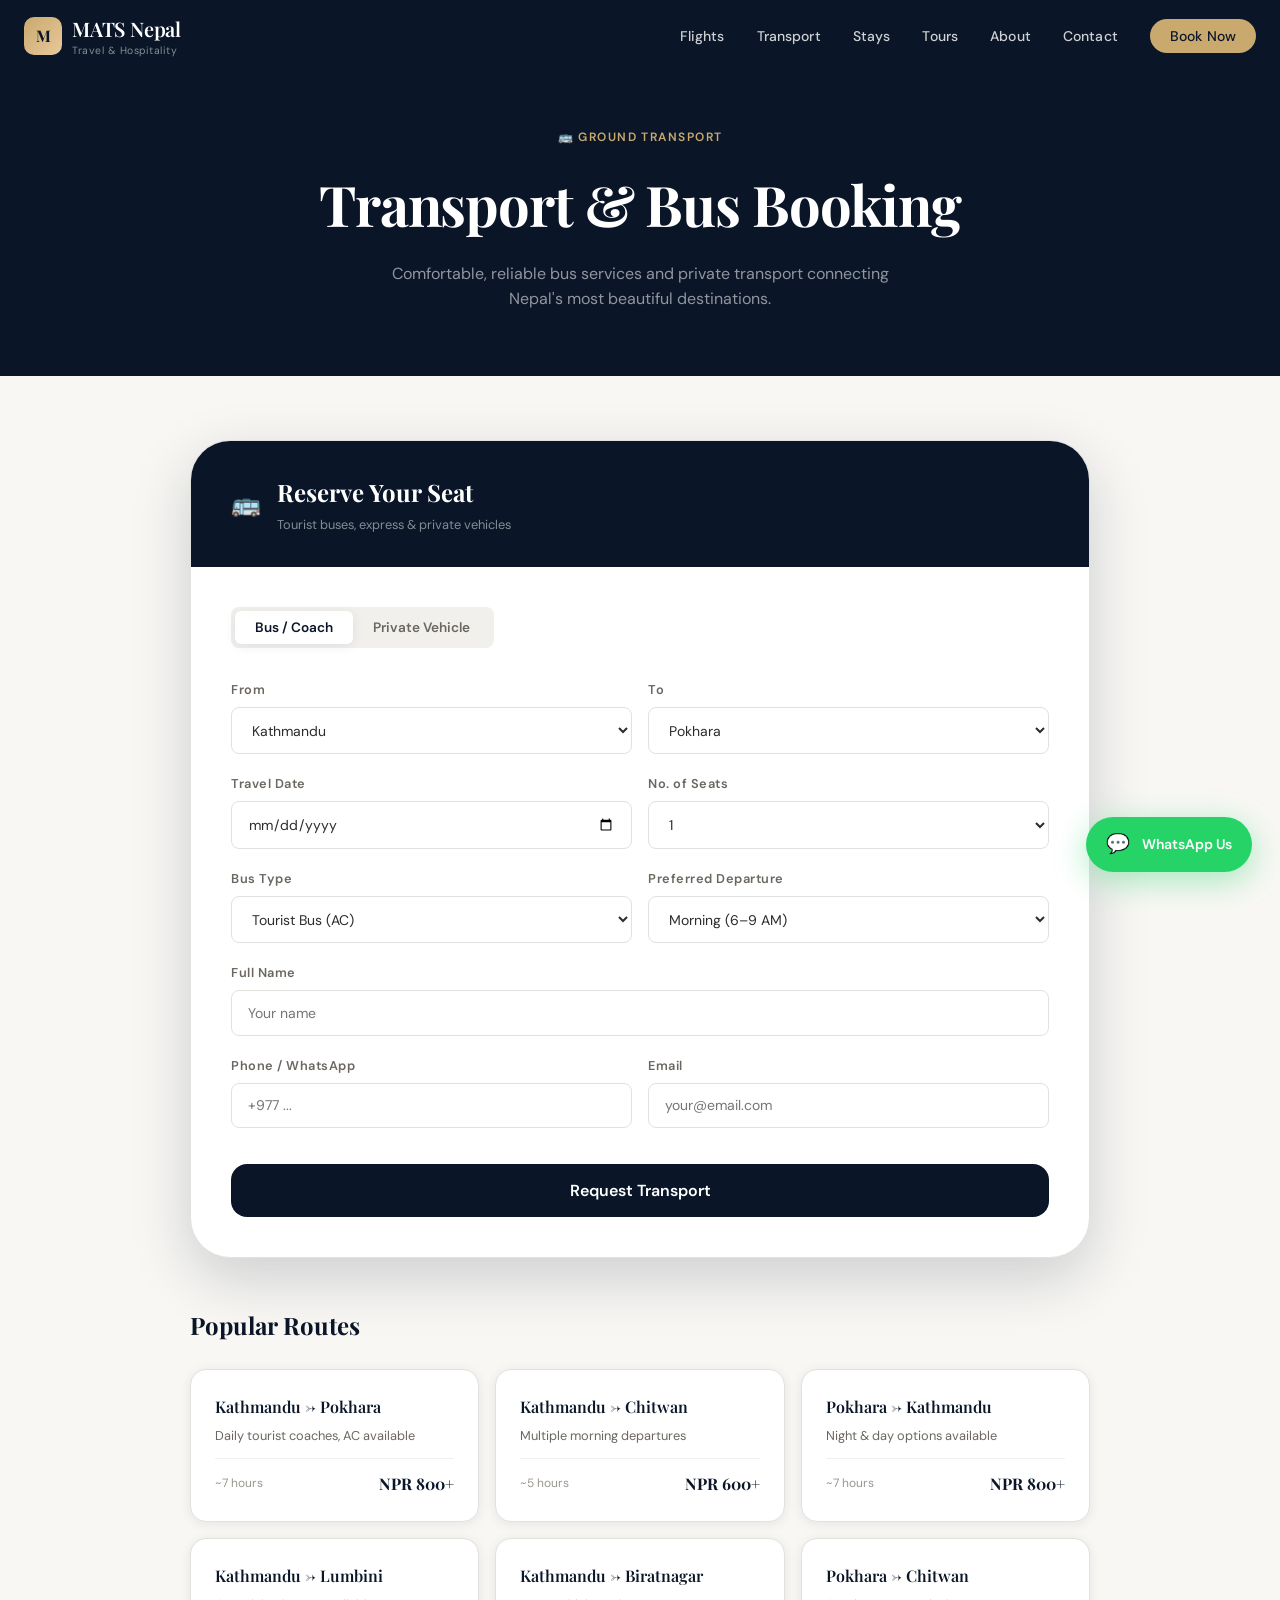
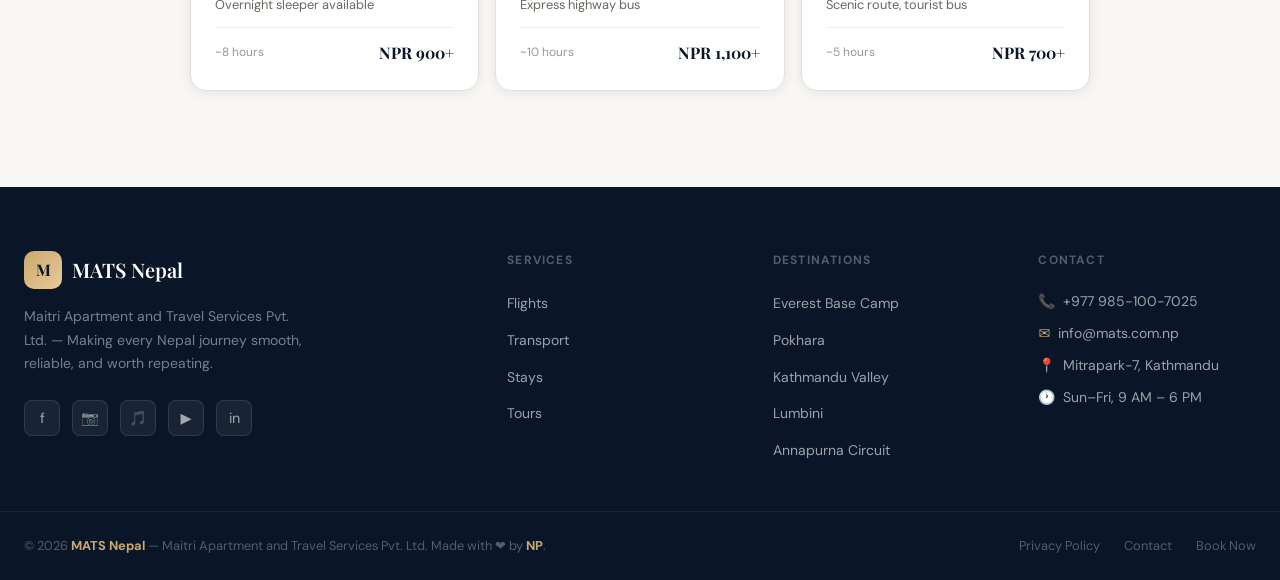
<file: bus.html>
<!DOCTYPE html>
<html lang="en">
<head>
  <meta charset="UTF-8" />
  <meta name="viewport" content="width=device-width, initial-scale=1.0" />
  <title>Transport & Bus Booking — MATS Nepal</title>
  <meta name="description" content="Book comfortable bus and transport services across Nepal with MATS Nepal." />
  <link rel="preconnect" href="https://fonts.googleapis.com" />
  <link rel="preconnect" href="https://fonts.gstatic.com" crossorigin />
  <link href="https://fonts.googleapis.com/css2?family=Playfair+Display:wght@400;500;600;700&family=DM+Sans:wght@300;400;500;600&display=swap" rel="stylesheet" />
  <link rel="stylesheet" href="css/style.css" />
  <link rel="icon" href="data:image/svg+xml,<svg xmlns='http://www.w3.org/2000/svg' viewBox='0 0 100 100'><rect width='100' height='100' rx='20' fill='%230a1628'/><text y='.9em' font-size='60' x='15' fill='%23c9a96e' font-family='Georgia'>M</text></svg>" />
</head>
<body>

<nav class="nav">
  <div class="nav__inner">
    <a href="index.html" class="nav__logo">
      <div class="nav__logo-mark">M</div>
      <div>
        <div class="nav__logo-text">MATS Nepal</div>
        <span class="nav__logo-sub">Travel &amp; Hospitality</span>
      </div>
    </a>
    <ul class="nav__links">
      <li><a href="flights.html">Flights</a></li>
      <li><a href="bus.html">Transport</a></li>
      <li><a href="stays.html">Stays</a></li>
      <li><a href="tours.html">Tours</a></li>
      <li><a href="index.html#about">About</a></li>
      <li><a href="index.html#contact">Contact</a></li>
      <li><a href="tours.html" class="nav__cta">Book Now</a></li>
    </ul>
    <div class="nav__hamburger" aria-label="Open menu">
      <span></span><span></span><span></span>
    </div>
  </div>
</nav>
<div class="nav__mobile">
  <button class="nav__mobile-close" aria-label="Close">&#x2715;</button>
  <a href="flights.html">Flights</a>
  <a href="bus.html">Transport</a>
  <a href="stays.html">Stays</a>
  <a href="tours.html">Tours</a>
  <a href="index.html#about">About</a>
  <a href="index.html#contact">Contact</a>
  <a href="tours.html" style="color:var(--accent);">Book Now &#8594;</a>
</div>

<div class="page-hero">
  <span class="label" style="display:block;margin-bottom:0.75rem;">&#128652; Ground Transport</span>
  <h1 class="page-hero__title">Transport &amp; Bus Booking</h1>
  <p class="page-hero__sub">Comfortable, reliable bus services and private transport connecting Nepal&apos;s most beautiful destinations.</p>
</div>

<div class="booking-section">
  <div class="booking-card">
    <div class="booking-card__header">
      <span class="booking-card__header-icon">&#128652;</span>
      <div>
        <div class="booking-card__header-title">Reserve Your Seat</div>
        <div class="booking-card__header-sub">Tourist buses, express &amp; private vehicles</div>
      </div>
    </div>
    <div class="booking-card__body">
      <div class="tab-nav">
        <button class="tab-btn active" data-tab="bus-tab">Bus / Coach</button>
        <button class="tab-btn" data-tab="private-tab">Private Vehicle</button>
      </div>
      <form class="booking-form">
        <div id="bus-tab" class="tab-panel">
          <div class="form-row">
            <div class="form-group"><label>From</label><select><option>Kathmandu</option><option>Pokhara</option><option>Chitwan</option><option>Lumbini</option><option>Biratnagar</option></select></div>
            <div class="form-group"><label>To</label><select><option>Pokhara</option><option>Kathmandu</option><option>Chitwan</option><option>Lumbini</option><option>Biratnagar</option></select></div>
          </div>
          <div class="form-row">
            <div class="form-group"><label>Travel Date</label><input type="date" /></div>
            <div class="form-group"><label>No. of Seats</label><select><option>1</option><option>2</option><option>3</option><option>4</option><option>5+</option></select></div>
          </div>
          <div class="form-row">
            <div class="form-group"><label>Bus Type</label><select><option>Tourist Bus (AC)</option><option>Deluxe Coach</option><option>Night Bus (Sleeper)</option><option>Local Bus</option></select></div>
            <div class="form-group"><label>Preferred Departure</label><select><option>Morning (6–9 AM)</option><option>Day (9 AM–12 PM)</option><option>Evening (4–7 PM)</option><option>Night (7 PM+)</option></select></div>
          </div>
        </div>
        <div id="private-tab" class="tab-panel" style="display:none;">
          <div class="form-row">
            <div class="form-group"><label>Pickup Location</label><input type="text" placeholder="Hotel / Address in Kathmandu" /></div>
            <div class="form-group"><label>Drop Location</label><input type="text" placeholder="Destination" /></div>
          </div>
          <div class="form-row">
            <div class="form-group"><label>Date</label><input type="date" /></div>
            <div class="form-group"><label>Pickup Time</label><input type="time" /></div>
          </div>
          <div class="form-row">
            <div class="form-group"><label>Vehicle Type</label><select><option>Car / Sedan (1-4 pax)</option><option>SUV / Jeep (1-6 pax)</option><option>Minivan (5-12 pax)</option><option>Microbus (12-20 pax)</option><option>Bus (20+ pax)</option></select></div>
            <div class="form-group"><label>No. of Passengers</label><input type="number" min="1" placeholder="e.g. 4" /></div>
          </div>
        </div>
        <div class="form-group">
          <label>Full Name</label>
          <input type="text" placeholder="Your name" required />
        </div>
        <div class="form-row">
          <div class="form-group"><label>Phone / WhatsApp</label><input type="tel" placeholder="+977 ..." required /></div>
          <div class="form-group"><label>Email</label><input type="email" placeholder="your@email.com" /></div>
        </div>
        <button type="submit" class="booking-submit">Request Transport</button>
      </form>
    </div>
  </div>

  <div style="max-width:900px;margin:3rem auto 0;">
    <h2 style="font-family:var(--font-display);font-size:1.5rem;color:var(--navy);margin-bottom:1.5rem;">Popular Routes</h2>
    <div style="display:grid;grid-template-columns:repeat(auto-fill,minmax(280px,1fr));gap:1rem;">
      <div style="background:var(--white);border:1px solid var(--gray-200);border-radius:var(--radius-md);padding:1.5rem;box-shadow:var(--shadow-sm);">
        <div style="font-family:var(--font-display);font-size:1rem;font-weight:600;color:var(--navy);">Kathmandu &#8594; Pokhara</div>
        <div style="font-size:0.8rem;color:var(--gray-600);margin:0.4rem 0;">Daily tourist coaches, AC available</div>
        <div style="display:flex;justify-content:space-between;align-items:center;margin-top:0.75rem;padding-top:0.75rem;border-top:1px solid var(--gray-100);">
          <span style="font-size:0.75rem;color:var(--gray-400);">~7 hours</span>
          <span style="font-family:var(--font-display);font-weight:700;color:var(--navy);">NPR 800+</span>
        </div>
      </div><div style="background:var(--white);border:1px solid var(--gray-200);border-radius:var(--radius-md);padding:1.5rem;box-shadow:var(--shadow-sm);">
        <div style="font-family:var(--font-display);font-size:1rem;font-weight:600;color:var(--navy);">Kathmandu &#8594; Chitwan</div>
        <div style="font-size:0.8rem;color:var(--gray-600);margin:0.4rem 0;">Multiple morning departures</div>
        <div style="display:flex;justify-content:space-between;align-items:center;margin-top:0.75rem;padding-top:0.75rem;border-top:1px solid var(--gray-100);">
          <span style="font-size:0.75rem;color:var(--gray-400);">~5 hours</span>
          <span style="font-family:var(--font-display);font-weight:700;color:var(--navy);">NPR 600+</span>
        </div>
      </div><div style="background:var(--white);border:1px solid var(--gray-200);border-radius:var(--radius-md);padding:1.5rem;box-shadow:var(--shadow-sm);">
        <div style="font-family:var(--font-display);font-size:1rem;font-weight:600;color:var(--navy);">Pokhara &#8594; Kathmandu</div>
        <div style="font-size:0.8rem;color:var(--gray-600);margin:0.4rem 0;">Night &amp; day options available</div>
        <div style="display:flex;justify-content:space-between;align-items:center;margin-top:0.75rem;padding-top:0.75rem;border-top:1px solid var(--gray-100);">
          <span style="font-size:0.75rem;color:var(--gray-400);">~7 hours</span>
          <span style="font-family:var(--font-display);font-weight:700;color:var(--navy);">NPR 800+</span>
        </div>
      </div><div style="background:var(--white);border:1px solid var(--gray-200);border-radius:var(--radius-md);padding:1.5rem;box-shadow:var(--shadow-sm);">
        <div style="font-family:var(--font-display);font-size:1rem;font-weight:600;color:var(--navy);">Kathmandu &#8594; Lumbini</div>
        <div style="font-size:0.8rem;color:var(--gray-600);margin:0.4rem 0;">Overnight sleeper available</div>
        <div style="display:flex;justify-content:space-between;align-items:center;margin-top:0.75rem;padding-top:0.75rem;border-top:1px solid var(--gray-100);">
          <span style="font-size:0.75rem;color:var(--gray-400);">~8 hours</span>
          <span style="font-family:var(--font-display);font-weight:700;color:var(--navy);">NPR 900+</span>
        </div>
      </div><div style="background:var(--white);border:1px solid var(--gray-200);border-radius:var(--radius-md);padding:1.5rem;box-shadow:var(--shadow-sm);">
        <div style="font-family:var(--font-display);font-size:1rem;font-weight:600;color:var(--navy);">Kathmandu &#8594; Biratnagar</div>
        <div style="font-size:0.8rem;color:var(--gray-600);margin:0.4rem 0;">Express highway bus</div>
        <div style="display:flex;justify-content:space-between;align-items:center;margin-top:0.75rem;padding-top:0.75rem;border-top:1px solid var(--gray-100);">
          <span style="font-size:0.75rem;color:var(--gray-400);">~10 hours</span>
          <span style="font-family:var(--font-display);font-weight:700;color:var(--navy);">NPR 1,100+</span>
        </div>
      </div><div style="background:var(--white);border:1px solid var(--gray-200);border-radius:var(--radius-md);padding:1.5rem;box-shadow:var(--shadow-sm);">
        <div style="font-family:var(--font-display);font-size:1rem;font-weight:600;color:var(--navy);">Pokhara &#8594; Chitwan</div>
        <div style="font-size:0.8rem;color:var(--gray-600);margin:0.4rem 0;">Scenic route, tourist bus</div>
        <div style="display:flex;justify-content:space-between;align-items:center;margin-top:0.75rem;padding-top:0.75rem;border-top:1px solid var(--gray-100);">
          <span style="font-size:0.75rem;color:var(--gray-400);">~5 hours</span>
          <span style="font-family:var(--font-display);font-weight:700;color:var(--navy);">NPR 700+</span>
        </div>
      </div>
    </div>
  </div>
</div>

<footer class="footer">
  <div class="footer__top">
    <div class="footer__brand">
      <div class="footer__logo">
        <div class="footer__logo-mark">M</div>
        <div class="footer__logo-text">MATS Nepal</div>
      </div>
      <p class="footer__tagline">Maitri Apartment and Travel Services Pvt. Ltd. &mdash; Making every Nepal journey smooth, reliable, and worth repeating.</p>
      <div class="footer__socials">
        <a href="https://www.facebook.com/matsnepal" class="footer__social" target="_blank" rel="noopener" aria-label="Facebook">f</a>
        <a href="https://www.instagram.com/matsnepal" class="footer__social" target="_blank" rel="noopener" aria-label="Instagram">&#128247;</a>
        <a href="https://www.tiktok.com/@matsnepal" class="footer__social" target="_blank" rel="noopener" aria-label="TikTok">&#127925;</a>
        <a href="https://www.youtube.com/@matsnepal" class="footer__social" target="_blank" rel="noopener" aria-label="YouTube">&#9654;</a>
        <a href="https://www.linkedin.com/company/matsnepal" class="footer__social" target="_blank" rel="noopener" aria-label="LinkedIn">in</a>
      </div>
    </div>
    <div>
      <div class="footer__col-title">Services</div>
      <ul class="footer__links">
        <li><a href="flights.html">Flights</a></li>
        <li><a href="bus.html">Transport</a></li>
        <li><a href="stays.html">Stays</a></li>
        <li><a href="tours.html">Tours</a></li>
      </ul>
    </div>
    <div>
      <div class="footer__col-title">Destinations</div>
      <ul class="footer__links">
        <li><a href="tours.html">Everest Base Camp</a></li>
        <li><a href="tours.html">Pokhara</a></li>
        <li><a href="tours.html">Kathmandu Valley</a></li>
        <li><a href="tours.html">Lumbini</a></li>
        <li><a href="tours.html">Annapurna Circuit</a></li>
      </ul>
    </div>
    <div>
      <div class="footer__col-title">Contact</div>
      <div class="footer__contact-item"><span>&#128222;</span><span>+977 985-100-7025</span></div>
      <div class="footer__contact-item"><span>&#9993;&#65039;</span><span>info@mats.com.np</span></div>
      <div class="footer__contact-item"><span>&#128205;</span><span>Mitrapark-7, Kathmandu</span></div>
      <div class="footer__contact-item"><span>&#128336;</span><span>Sun&ndash;Fri, 9 AM &ndash; 6 PM</span></div>
    </div>
  </div>
  <div class="footer__bottom">
    <div class="footer__bottom-inner">
      <div class="footer__copyright">
        &copy; <span class="js-year"></span> <strong>MATS Nepal</strong> &mdash; Maitri Apartment and Travel Services Pvt. Ltd. Made with &#10084;&#65039; by <strong>NP</strong>.
      </div>
      <div class="footer__bottom-links">
        <a href="privacy.html">Privacy Policy</a>
        <a href="index.html#contact">Contact</a>
        <a href="tours.html">Book Now</a>
      </div>
    </div>
  </div>
</footer>
<a href="https://wa.me/9779823356668" class="whatsapp-float" target="_blank" rel="noopener" aria-label="Chat on WhatsApp">
  <span class="whatsapp-float__icon">&#128172;</span>
  <span>WhatsApp Us</span>
</a>
<script src="js/main.js"></script>
</body></html>
</file>
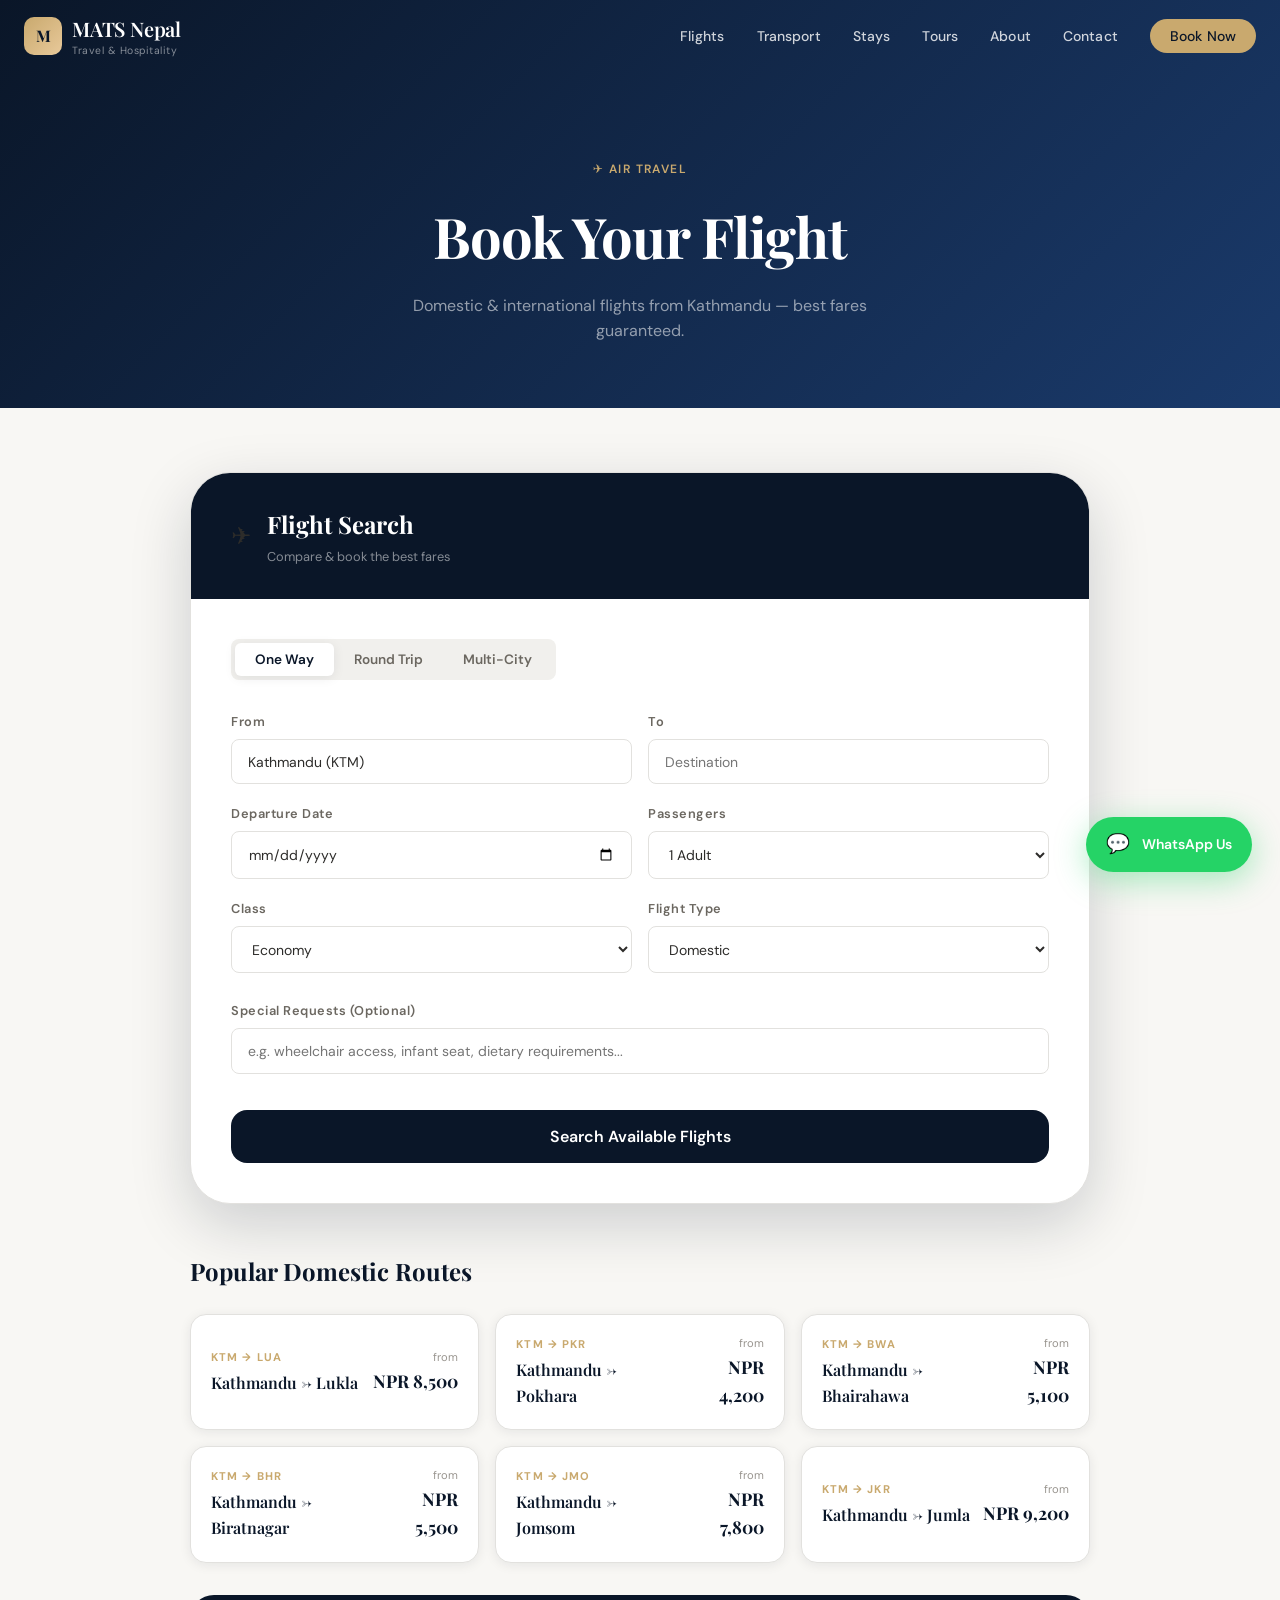
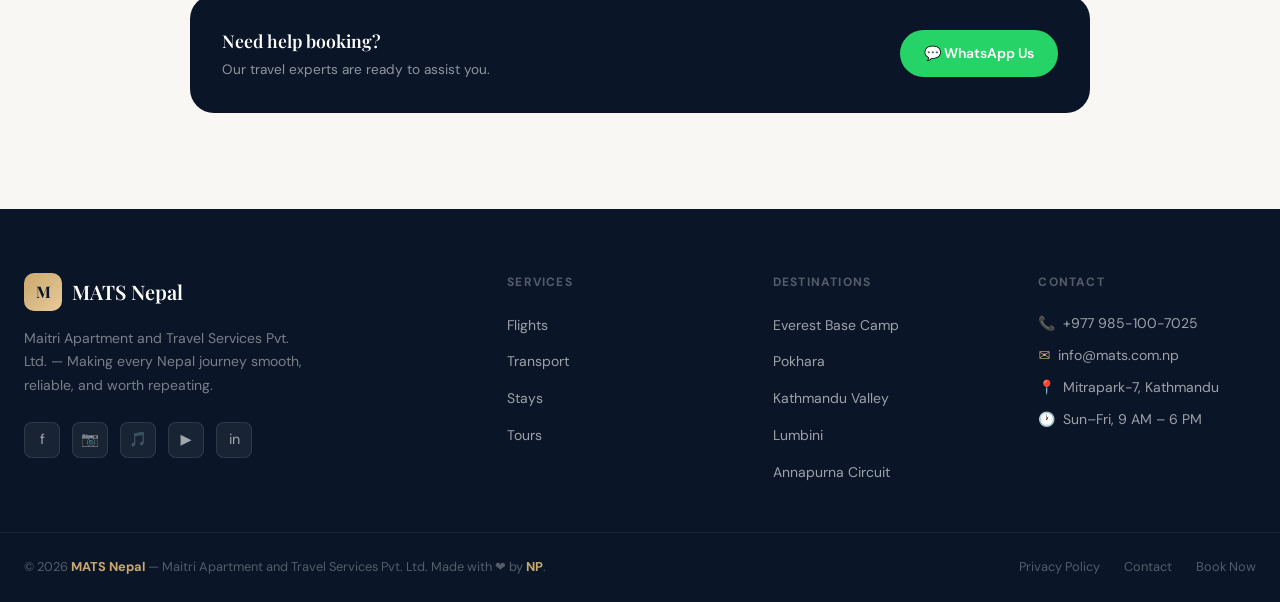
<file: flights.html>
<!DOCTYPE html>
<html lang="en">
<head>
  <meta charset="UTF-8" />
  <meta name="viewport" content="width=device-width, initial-scale=1.0" />
  <title>Book Flights — MATS Nepal</title>
  <meta name="description" content="Book domestic and international flights to and from Nepal with MATS Nepal." />
  <link rel="preconnect" href="https://fonts.googleapis.com" />
  <link rel="preconnect" href="https://fonts.gstatic.com" crossorigin />
  <link href="https://fonts.googleapis.com/css2?family=Playfair+Display:wght@400;500;600;700&family=DM+Sans:wght@300;400;500;600&display=swap" rel="stylesheet" />
  <link rel="stylesheet" href="css/style.css" />
  <link rel="icon" href="data:image/svg+xml,<svg xmlns='http://www.w3.org/2000/svg' viewBox='0 0 100 100'><rect width='100' height='100' rx='20' fill='%230a1628'/><text y='.9em' font-size='60' x='15' fill='%23c9a96e' font-family='Georgia'>M</text></svg>" />
</head>
<body>

<nav class="nav">
  <div class="nav__inner">
    <a href="index.html" class="nav__logo">
      <div class="nav__logo-mark">M</div>
      <div>
        <div class="nav__logo-text">MATS Nepal</div>
        <span class="nav__logo-sub">Travel &amp; Hospitality</span>
      </div>
    </a>
    <ul class="nav__links">
      <li><a href="flights.html">Flights</a></li>
      <li><a href="bus.html">Transport</a></li>
      <li><a href="stays.html">Stays</a></li>
      <li><a href="tours.html">Tours</a></li>
      <li><a href="index.html#about">About</a></li>
      <li><a href="index.html#contact">Contact</a></li>
      <li><a href="tours.html" class="nav__cta">Book Now</a></li>
    </ul>
    <div class="nav__hamburger" aria-label="Open menu">
      <span></span><span></span><span></span>
    </div>
  </div>
</nav>
<div class="nav__mobile">
  <button class="nav__mobile-close" aria-label="Close">&#x2715;</button>
  <a href="flights.html">Flights</a>
  <a href="bus.html">Transport</a>
  <a href="stays.html">Stays</a>
  <a href="tours.html">Tours</a>
  <a href="index.html#about">About</a>
  <a href="index.html#contact">Contact</a>
  <a href="tours.html" style="color:var(--accent);">Book Now &#8594;</a>
</div>

<div class="page-hero" style="background-image:linear-gradient(135deg,var(--navy) 0%,var(--blue) 100%);">
  <div style="padding-top:2rem;">
    <span class="label" style="display:block;margin-bottom:0.75rem;">&#9992;&#65039; Air Travel</span>
    <h1 class="page-hero__title">Book Your Flight</h1>
    <p class="page-hero__sub">Domestic &amp; international flights from Kathmandu &mdash; best fares guaranteed.</p>
  </div>
</div>

<div class="booking-section">
  <div class="booking-card">
    <div class="booking-card__header">
      <span class="booking-card__header-icon">&#9992;&#65039;</span>
      <div>
        <div class="booking-card__header-title">Flight Search</div>
        <div class="booking-card__header-sub">Compare &amp; book the best fares</div>
      </div>
    </div>
    <div class="booking-card__body">
      <div class="tab-nav">
        <button class="tab-btn active" data-tab="oneway">One Way</button>
        <button class="tab-btn" data-tab="roundtrip">Round Trip</button>
        <button class="tab-btn" data-tab="multicity">Multi-City</button>
      </div>
      <form class="booking-form">
        <div id="oneway" class="tab-panel">
          <div class="form-row">
            <div class="form-group"><label>From</label><input type="text" placeholder="Kathmandu (KTM)" value="Kathmandu (KTM)" /></div>
            <div class="form-group"><label>To</label><input type="text" placeholder="Destination" /></div>
          </div>
          <div class="form-row">
            <div class="form-group"><label>Departure Date</label><input type="date" /></div>
            <div class="form-group"><label>Passengers</label><select><option>1 Adult</option><option>2 Adults</option><option>3 Adults</option><option>4+ Adults</option></select></div>
          </div>
          <div class="form-row">
            <div class="form-group"><label>Class</label><select><option>Economy</option><option>Business</option><option>First Class</option></select></div>
            <div class="form-group"><label>Flight Type</label><select><option>Domestic</option><option>International</option></select></div>
          </div>
        </div>
        <div id="roundtrip" class="tab-panel" style="display:none;">
          <div class="form-row">
            <div class="form-group"><label>From</label><input type="text" placeholder="Kathmandu (KTM)" value="Kathmandu (KTM)" /></div>
            <div class="form-group"><label>To</label><input type="text" placeholder="Destination" /></div>
          </div>
          <div class="form-row">
            <div class="form-group"><label>Departure Date</label><input type="date" /></div>
            <div class="form-group"><label>Return Date</label><input type="date" /></div>
          </div>
          <div class="form-row">
            <div class="form-group"><label>Passengers</label><select><option>1 Adult</option><option>2 Adults</option><option>3 Adults</option><option>4+ Adults</option></select></div>
            <div class="form-group"><label>Class</label><select><option>Economy</option><option>Business</option><option>First Class</option></select></div>
          </div>
        </div>
        <div id="multicity" class="tab-panel" style="display:none;">
          <div class="form-row">
            <div class="form-group"><label>City 1: From</label><input type="text" placeholder="Kathmandu (KTM)" /></div>
            <div class="form-group"><label>City 1: To</label><input type="text" placeholder="Lukla (LUA)" /></div>
          </div>
          <div class="form-row">
            <div class="form-group"><label>City 1: Date</label><input type="date" /></div>
            <div class="form-group"><label>Passengers</label><select><option>1 Adult</option><option>2 Adults</option><option>3 Adults</option></select></div>
          </div>
          <div class="form-row">
            <div class="form-group"><label>City 2: From</label><input type="text" placeholder="Lukla (LUA)" /></div>
            <div class="form-group"><label>City 2: To</label><input type="text" placeholder="Pokhara (PKR)" /></div>
          </div>
          <div class="form-row">
            <div class="form-group"><label>City 2: Date</label><input type="date" /></div>
            <div class="form-group"><label>Class</label><select><option>Economy</option><option>Business</option></select></div>
          </div>
        </div>
        <div class="form-group" style="margin-top:0.5rem;">
          <label>Special Requests (Optional)</label>
          <input type="text" placeholder="e.g. wheelchair access, infant seat, dietary requirements..." />
        </div>
        <button type="submit" class="booking-submit">Search Available Flights</button>
      </form>
    </div>
  </div>

  <div style="max-width:900px;margin:3rem auto 0;">
    <h2 style="font-family:var(--font-display);font-size:1.5rem;color:var(--navy);margin-bottom:1.5rem;">Popular Domestic Routes</h2>
    <div style="display:grid;grid-template-columns:repeat(auto-fill,minmax(260px,1fr));gap:1rem;">
      <div style="background:var(--white);border:1px solid var(--gray-200);border-radius:var(--radius-md);padding:1.25rem;display:flex;align-items:center;justify-content:space-between;box-shadow:var(--shadow-sm);">
        <div>
          <div style="font-size:0.7rem;color:var(--accent);font-weight:700;letter-spacing:0.1em;text-transform:uppercase;">KTM → LUA</div>
          <div style="font-family:var(--font-display);font-weight:600;color:var(--navy);margin-top:0.2rem;">Kathmandu → Lukla</div>
        </div>
        <div style="text-align:right;">
          <div style="font-size:0.7rem;color:var(--gray-400);">from</div>
          <div style="font-family:var(--font-display);font-size:1.1rem;font-weight:700;color:var(--navy);">NPR 8,500</div>
        </div>
      </div><div style="background:var(--white);border:1px solid var(--gray-200);border-radius:var(--radius-md);padding:1.25rem;display:flex;align-items:center;justify-content:space-between;box-shadow:var(--shadow-sm);">
        <div>
          <div style="font-size:0.7rem;color:var(--accent);font-weight:700;letter-spacing:0.1em;text-transform:uppercase;">KTM → PKR</div>
          <div style="font-family:var(--font-display);font-weight:600;color:var(--navy);margin-top:0.2rem;">Kathmandu → Pokhara</div>
        </div>
        <div style="text-align:right;">
          <div style="font-size:0.7rem;color:var(--gray-400);">from</div>
          <div style="font-family:var(--font-display);font-size:1.1rem;font-weight:700;color:var(--navy);">NPR 4,200</div>
        </div>
      </div><div style="background:var(--white);border:1px solid var(--gray-200);border-radius:var(--radius-md);padding:1.25rem;display:flex;align-items:center;justify-content:space-between;box-shadow:var(--shadow-sm);">
        <div>
          <div style="font-size:0.7rem;color:var(--accent);font-weight:700;letter-spacing:0.1em;text-transform:uppercase;">KTM → BWA</div>
          <div style="font-family:var(--font-display);font-weight:600;color:var(--navy);margin-top:0.2rem;">Kathmandu → Bhairahawa</div>
        </div>
        <div style="text-align:right;">
          <div style="font-size:0.7rem;color:var(--gray-400);">from</div>
          <div style="font-family:var(--font-display);font-size:1.1rem;font-weight:700;color:var(--navy);">NPR 5,100</div>
        </div>
      </div><div style="background:var(--white);border:1px solid var(--gray-200);border-radius:var(--radius-md);padding:1.25rem;display:flex;align-items:center;justify-content:space-between;box-shadow:var(--shadow-sm);">
        <div>
          <div style="font-size:0.7rem;color:var(--accent);font-weight:700;letter-spacing:0.1em;text-transform:uppercase;">KTM → BHR</div>
          <div style="font-family:var(--font-display);font-weight:600;color:var(--navy);margin-top:0.2rem;">Kathmandu → Biratnagar</div>
        </div>
        <div style="text-align:right;">
          <div style="font-size:0.7rem;color:var(--gray-400);">from</div>
          <div style="font-family:var(--font-display);font-size:1.1rem;font-weight:700;color:var(--navy);">NPR 5,500</div>
        </div>
      </div><div style="background:var(--white);border:1px solid var(--gray-200);border-radius:var(--radius-md);padding:1.25rem;display:flex;align-items:center;justify-content:space-between;box-shadow:var(--shadow-sm);">
        <div>
          <div style="font-size:0.7rem;color:var(--accent);font-weight:700;letter-spacing:0.1em;text-transform:uppercase;">KTM → JMO</div>
          <div style="font-family:var(--font-display);font-weight:600;color:var(--navy);margin-top:0.2rem;">Kathmandu → Jomsom</div>
        </div>
        <div style="text-align:right;">
          <div style="font-size:0.7rem;color:var(--gray-400);">from</div>
          <div style="font-family:var(--font-display);font-size:1.1rem;font-weight:700;color:var(--navy);">NPR 7,800</div>
        </div>
      </div><div style="background:var(--white);border:1px solid var(--gray-200);border-radius:var(--radius-md);padding:1.25rem;display:flex;align-items:center;justify-content:space-between;box-shadow:var(--shadow-sm);">
        <div>
          <div style="font-size:0.7rem;color:var(--accent);font-weight:700;letter-spacing:0.1em;text-transform:uppercase;">KTM → JKR</div>
          <div style="font-family:var(--font-display);font-weight:600;color:var(--navy);margin-top:0.2rem;">Kathmandu → Jumla</div>
        </div>
        <div style="text-align:right;">
          <div style="font-size:0.7rem;color:var(--gray-400);">from</div>
          <div style="font-family:var(--font-display);font-size:1.1rem;font-weight:700;color:var(--navy);">NPR 9,200</div>
        </div>
      </div>
    </div>
    <div style="background:var(--navy);border-radius:var(--radius-lg);padding:2rem;margin-top:2rem;display:flex;align-items:center;justify-content:space-between;flex-wrap:wrap;gap:1rem;">
      <div>
        <div style="font-family:var(--font-display);font-size:1.1rem;color:var(--white);font-weight:600;">Need help booking?</div>
        <div style="font-size:0.85rem;color:rgba(255,255,255,0.55);margin-top:0.25rem;">Our travel experts are ready to assist you.</div>
      </div>
      <a href="https://wa.me/9779823356668" style="display:inline-flex;align-items:center;gap:0.5rem;background:#25D366;color:white;padding:0.75rem 1.5rem;border-radius:100px;font-weight:600;font-size:0.875rem;text-decoration:none;" target="_blank" rel="noopener">&#128172; WhatsApp Us</a>
    </div>
  </div>
</div>

<footer class="footer">
  <div class="footer__top">
    <div class="footer__brand">
      <div class="footer__logo">
        <div class="footer__logo-mark">M</div>
        <div class="footer__logo-text">MATS Nepal</div>
      </div>
      <p class="footer__tagline">Maitri Apartment and Travel Services Pvt. Ltd. &mdash; Making every Nepal journey smooth, reliable, and worth repeating.</p>
      <div class="footer__socials">
        <a href="https://www.facebook.com/matsnepal" class="footer__social" target="_blank" rel="noopener" aria-label="Facebook">f</a>
        <a href="https://www.instagram.com/matsnepal" class="footer__social" target="_blank" rel="noopener" aria-label="Instagram">&#128247;</a>
        <a href="https://www.tiktok.com/@matsnepal" class="footer__social" target="_blank" rel="noopener" aria-label="TikTok">&#127925;</a>
        <a href="https://www.youtube.com/@matsnepal" class="footer__social" target="_blank" rel="noopener" aria-label="YouTube">&#9654;</a>
        <a href="https://www.linkedin.com/company/matsnepal" class="footer__social" target="_blank" rel="noopener" aria-label="LinkedIn">in</a>
      </div>
    </div>
    <div>
      <div class="footer__col-title">Services</div>
      <ul class="footer__links">
        <li><a href="flights.html">Flights</a></li>
        <li><a href="bus.html">Transport</a></li>
        <li><a href="stays.html">Stays</a></li>
        <li><a href="tours.html">Tours</a></li>
      </ul>
    </div>
    <div>
      <div class="footer__col-title">Destinations</div>
      <ul class="footer__links">
        <li><a href="tours.html">Everest Base Camp</a></li>
        <li><a href="tours.html">Pokhara</a></li>
        <li><a href="tours.html">Kathmandu Valley</a></li>
        <li><a href="tours.html">Lumbini</a></li>
        <li><a href="tours.html">Annapurna Circuit</a></li>
      </ul>
    </div>
    <div>
      <div class="footer__col-title">Contact</div>
      <div class="footer__contact-item"><span>&#128222;</span><span>+977 985-100-7025</span></div>
      <div class="footer__contact-item"><span>&#9993;&#65039;</span><span>info@mats.com.np</span></div>
      <div class="footer__contact-item"><span>&#128205;</span><span>Mitrapark-7, Kathmandu</span></div>
      <div class="footer__contact-item"><span>&#128336;</span><span>Sun&ndash;Fri, 9 AM &ndash; 6 PM</span></div>
    </div>
  </div>
  <div class="footer__bottom">
    <div class="footer__bottom-inner">
      <div class="footer__copyright">
        &copy; <span class="js-year"></span> <strong>MATS Nepal</strong> &mdash; Maitri Apartment and Travel Services Pvt. Ltd. Made with &#10084;&#65039; by <strong>NP</strong>.
      </div>
      <div class="footer__bottom-links">
        <a href="privacy.html">Privacy Policy</a>
        <a href="index.html#contact">Contact</a>
        <a href="tours.html">Book Now</a>
      </div>
    </div>
  </div>
</footer>
<a href="https://wa.me/9779823356668" class="whatsapp-float" target="_blank" rel="noopener" aria-label="Chat on WhatsApp">
  <span class="whatsapp-float__icon">&#128172;</span>
  <span>WhatsApp Us</span>
</a>
<script src="js/main.js"></script>
</body></html>
</file>
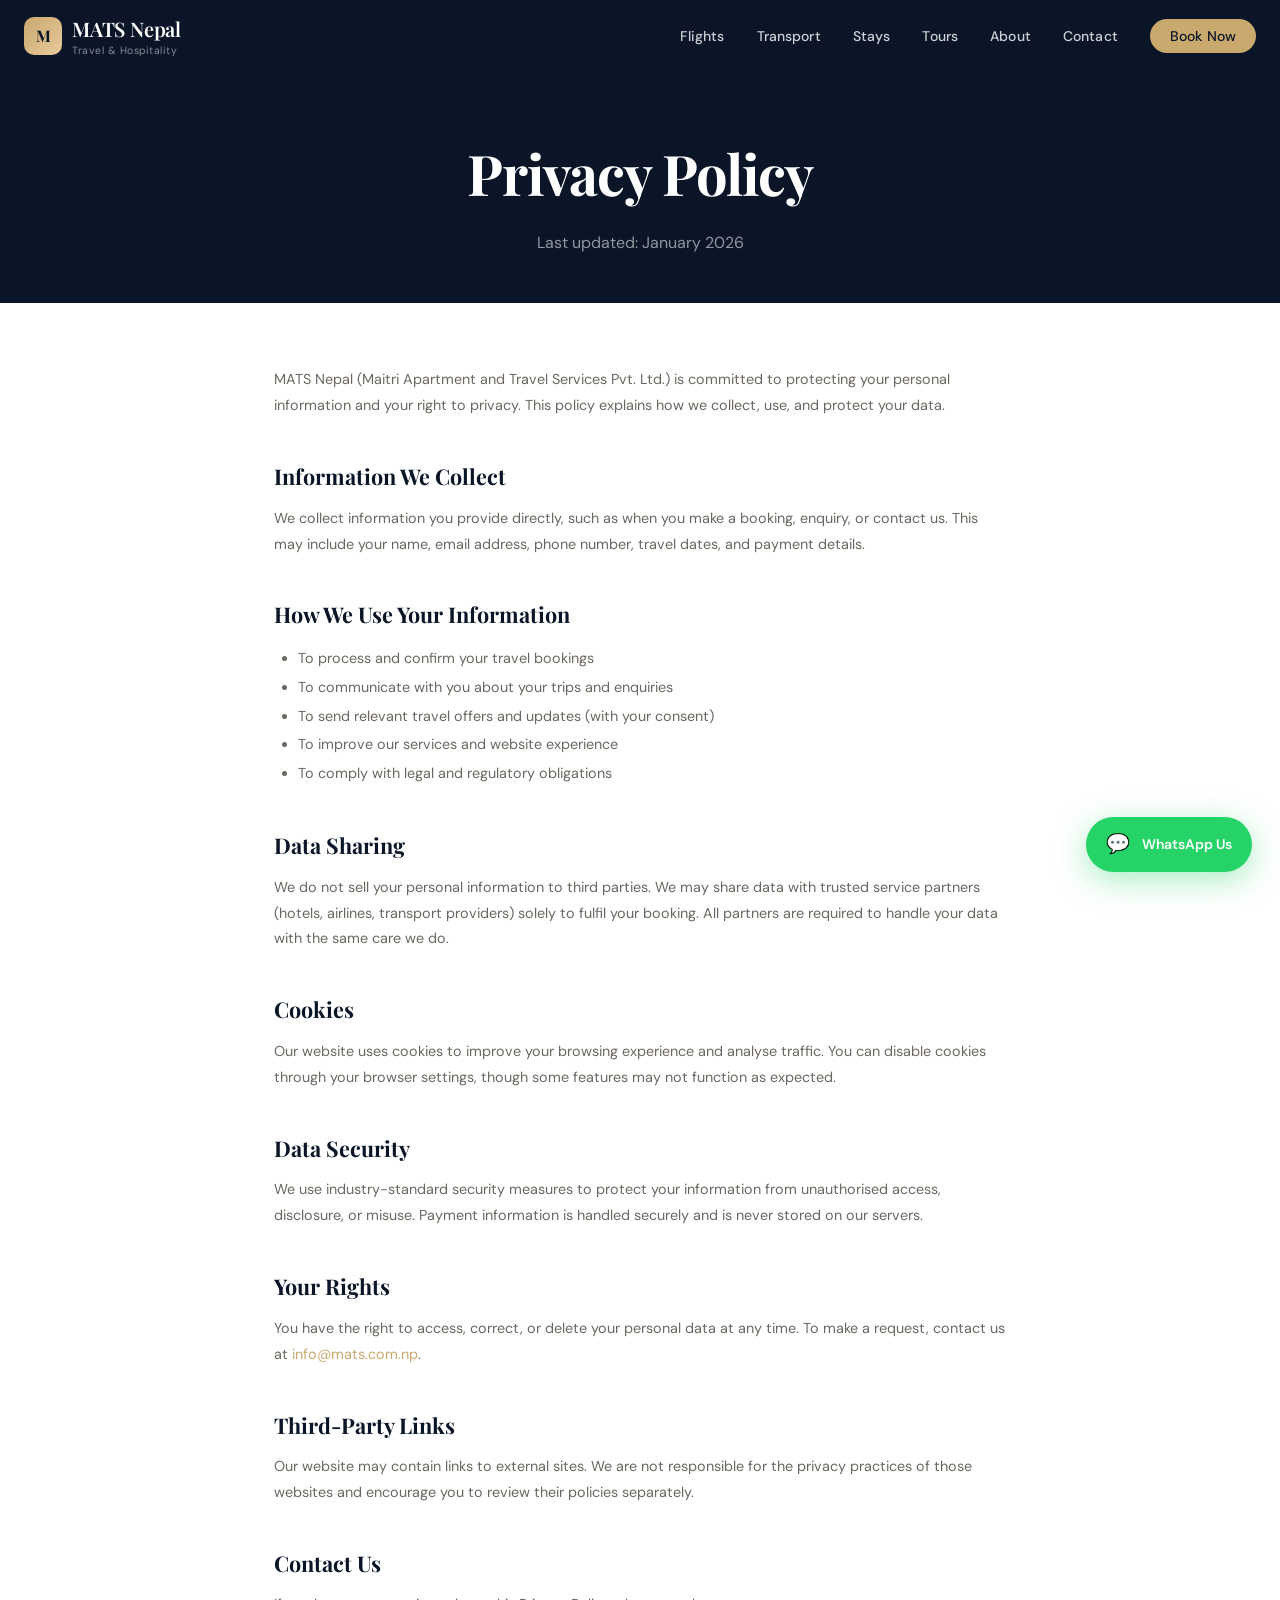
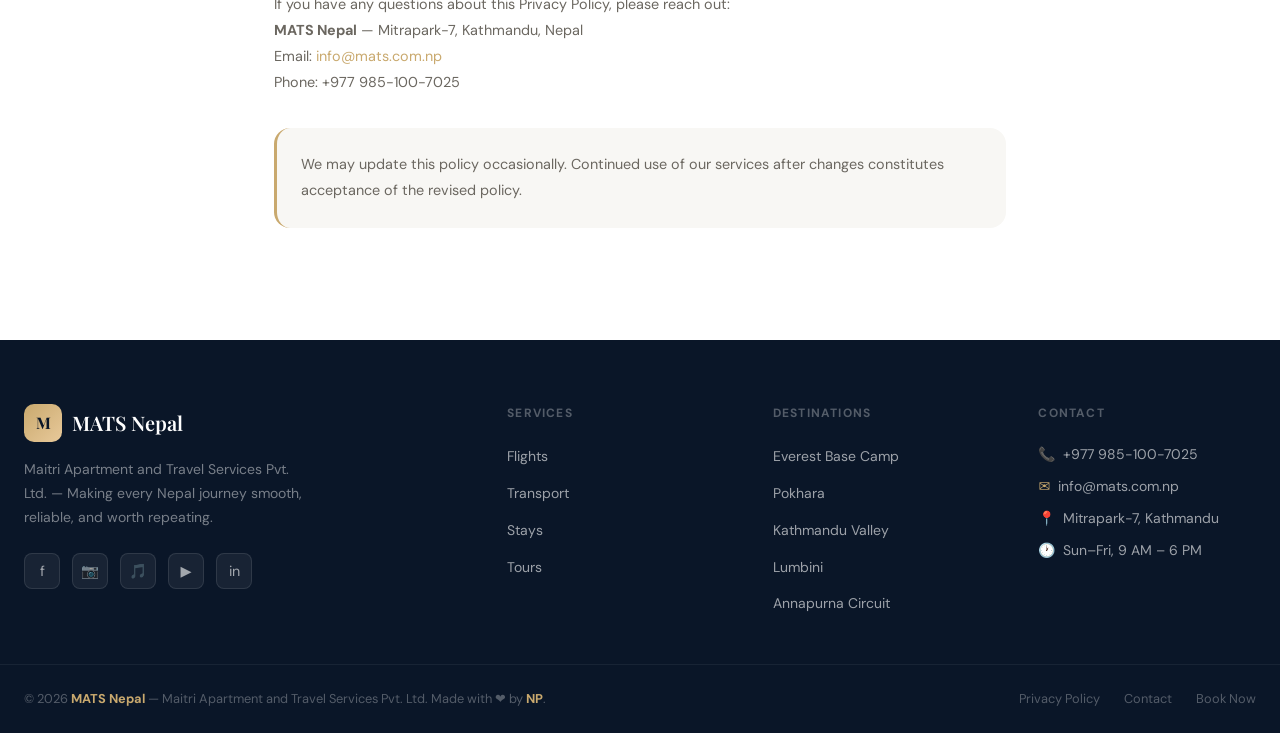
<file: privacy.html>
<!DOCTYPE html>
<html lang="en">
<head>
  <meta charset="UTF-8" />
  <meta name="viewport" content="width=device-width, initial-scale=1.0" />
  <title>Privacy Policy — MATS Nepal</title>
  <meta name="description" content="Privacy policy for MATS Nepal — Maitri Apartment and Travel Services Pvt. Ltd." />
  <link rel="preconnect" href="https://fonts.googleapis.com" />
  <link rel="preconnect" href="https://fonts.gstatic.com" crossorigin />
  <link href="https://fonts.googleapis.com/css2?family=Playfair+Display:wght@400;500;600;700&family=DM+Sans:wght@300;400;500;600&display=swap" rel="stylesheet" />
  <link rel="stylesheet" href="css/style.css" />
  <link rel="icon" href="data:image/svg+xml,<svg xmlns='http://www.w3.org/2000/svg' viewBox='0 0 100 100'><rect width='100' height='100' rx='20' fill='%230a1628'/><text y='.9em' font-size='60' x='15' fill='%23c9a96e' font-family='Georgia'>M</text></svg>" />
</head>
<body>

<nav class="nav">
  <div class="nav__inner">
    <a href="index.html" class="nav__logo">
      <div class="nav__logo-mark">M</div>
      <div>
        <div class="nav__logo-text">MATS Nepal</div>
        <span class="nav__logo-sub">Travel &amp; Hospitality</span>
      </div>
    </a>
    <ul class="nav__links">
      <li><a href="flights.html">Flights</a></li>
      <li><a href="bus.html">Transport</a></li>
      <li><a href="stays.html">Stays</a></li>
      <li><a href="tours.html">Tours</a></li>
      <li><a href="index.html#about">About</a></li>
      <li><a href="index.html#contact">Contact</a></li>
      <li><a href="tours.html" class="nav__cta">Book Now</a></li>
    </ul>
    <div class="nav__hamburger" aria-label="Open menu">
      <span></span><span></span><span></span>
    </div>
  </div>
</nav>
<div class="nav__mobile">
  <button class="nav__mobile-close" aria-label="Close">&#x2715;</button>
  <a href="flights.html">Flights</a>
  <a href="bus.html">Transport</a>
  <a href="stays.html">Stays</a>
  <a href="tours.html">Tours</a>
  <a href="index.html#about">About</a>
  <a href="index.html#contact">Contact</a>
  <a href="tours.html" style="color:var(--accent);">Book Now &#8594;</a>
</div>

<div class="page-hero" style="padding-bottom:3rem;">
  <h1 class="page-hero__title">Privacy Policy</h1>
  <p class="page-hero__sub">Last updated: January 2026</p>
</div>
<div class="privacy-content">
  <p>MATS Nepal (Maitri Apartment and Travel Services Pvt. Ltd.) is committed to protecting your personal information and your right to privacy. This policy explains how we collect, use, and protect your data.</p>

  <h2>Information We Collect</h2>
  <p>We collect information you provide directly, such as when you make a booking, enquiry, or contact us. This may include your name, email address, phone number, travel dates, and payment details.</p>

  <h2>How We Use Your Information</h2>
  <ul>
    <li>To process and confirm your travel bookings</li>
    <li>To communicate with you about your trips and enquiries</li>
    <li>To send relevant travel offers and updates (with your consent)</li>
    <li>To improve our services and website experience</li>
    <li>To comply with legal and regulatory obligations</li>
  </ul>

  <h2>Data Sharing</h2>
  <p>We do not sell your personal information to third parties. We may share data with trusted service partners (hotels, airlines, transport providers) solely to fulfil your booking. All partners are required to handle your data with the same care we do.</p>

  <h2>Cookies</h2>
  <p>Our website uses cookies to improve your browsing experience and analyse traffic. You can disable cookies through your browser settings, though some features may not function as expected.</p>

  <h2>Data Security</h2>
  <p>We use industry-standard security measures to protect your information from unauthorised access, disclosure, or misuse. Payment information is handled securely and is never stored on our servers.</p>

  <h2>Your Rights</h2>
  <p>You have the right to access, correct, or delete your personal data at any time. To make a request, contact us at <a href="mailto:info@mats.com.np" style="color:var(--accent);">info@mats.com.np</a>.</p>

  <h2>Third-Party Links</h2>
  <p>Our website may contain links to external sites. We are not responsible for the privacy practices of those websites and encourage you to review their policies separately.</p>

  <h2>Contact Us</h2>
  <p>If you have any questions about this Privacy Policy, please reach out:<br />
  <strong>MATS Nepal</strong> &mdash; Mitrapark-7, Kathmandu, Nepal<br />
  Email: <a href="mailto:info@mats.com.np" style="color:var(--accent);">info@mats.com.np</a><br />
  Phone: +977 985-100-7025</p>

  <p style="margin-top:2rem;padding:1.5rem;background:var(--off-white);border-radius:var(--radius-md);border-left:3px solid var(--accent);">We may update this policy occasionally. Continued use of our services after changes constitutes acceptance of the revised policy.</p>
</div>

<footer class="footer">
  <div class="footer__top">
    <div class="footer__brand">
      <div class="footer__logo">
        <div class="footer__logo-mark">M</div>
        <div class="footer__logo-text">MATS Nepal</div>
      </div>
      <p class="footer__tagline">Maitri Apartment and Travel Services Pvt. Ltd. &mdash; Making every Nepal journey smooth, reliable, and worth repeating.</p>
      <div class="footer__socials">
        <a href="https://www.facebook.com/matsnepal" class="footer__social" target="_blank" rel="noopener" aria-label="Facebook">f</a>
        <a href="https://www.instagram.com/matsnepal" class="footer__social" target="_blank" rel="noopener" aria-label="Instagram">&#128247;</a>
        <a href="https://www.tiktok.com/@matsnepal" class="footer__social" target="_blank" rel="noopener" aria-label="TikTok">&#127925;</a>
        <a href="https://www.youtube.com/@matsnepal" class="footer__social" target="_blank" rel="noopener" aria-label="YouTube">&#9654;</a>
        <a href="https://www.linkedin.com/company/matsnepal" class="footer__social" target="_blank" rel="noopener" aria-label="LinkedIn">in</a>
      </div>
    </div>
    <div>
      <div class="footer__col-title">Services</div>
      <ul class="footer__links">
        <li><a href="flights.html">Flights</a></li>
        <li><a href="bus.html">Transport</a></li>
        <li><a href="stays.html">Stays</a></li>
        <li><a href="tours.html">Tours</a></li>
      </ul>
    </div>
    <div>
      <div class="footer__col-title">Destinations</div>
      <ul class="footer__links">
        <li><a href="tours.html">Everest Base Camp</a></li>
        <li><a href="tours.html">Pokhara</a></li>
        <li><a href="tours.html">Kathmandu Valley</a></li>
        <li><a href="tours.html">Lumbini</a></li>
        <li><a href="tours.html">Annapurna Circuit</a></li>
      </ul>
    </div>
    <div>
      <div class="footer__col-title">Contact</div>
      <div class="footer__contact-item"><span>&#128222;</span><span>+977 985-100-7025</span></div>
      <div class="footer__contact-item"><span>&#9993;&#65039;</span><span>info@mats.com.np</span></div>
      <div class="footer__contact-item"><span>&#128205;</span><span>Mitrapark-7, Kathmandu</span></div>
      <div class="footer__contact-item"><span>&#128336;</span><span>Sun&ndash;Fri, 9 AM &ndash; 6 PM</span></div>
    </div>
  </div>
  <div class="footer__bottom">
    <div class="footer__bottom-inner">
      <div class="footer__copyright">
        &copy; <span class="js-year"></span> <strong>MATS Nepal</strong> &mdash; Maitri Apartment and Travel Services Pvt. Ltd. Made with &#10084;&#65039; by <strong>NP</strong>.
      </div>
      <div class="footer__bottom-links">
        <a href="privacy.html">Privacy Policy</a>
        <a href="index.html#contact">Contact</a>
        <a href="tours.html">Book Now</a>
      </div>
    </div>
  </div>
</footer>
<a href="https://wa.me/9779823356668" class="whatsapp-float" target="_blank" rel="noopener" aria-label="Chat on WhatsApp">
  <span class="whatsapp-float__icon">&#128172;</span>
  <span>WhatsApp Us</span>
</a>
<script src="js/main.js"></script>
</body></html>
</file>
<file: css/style.css>
/* =============================================
   MATS Nepal — Premium Design System
   ============================================= */

@import url('https://fonts.googleapis.com/css2?family=Playfair+Display:wght@400;500;600;700&family=DM+Sans:wght@300;400;500;600&display=swap');

:root {
  --navy: #0a1628;
  --navy-mid: #112240;
  --blue: #1a3a6b;
  --accent: #c9a96e;
  --accent-light: #e8c99a;
  --white: #ffffff;
  --off-white: #f8f7f4;
  --gray-100: #f1f0ed;
  --gray-200: #e2e1de;
  --gray-400: #9a9690;
  --gray-600: #6b6760;
  --gray-800: #2d2c2a;
  --font-display: 'Playfair Display', Georgia, serif;
  --font-body: 'DM Sans', system-ui, sans-serif;
  --shadow-sm: 0 2px 12px rgba(10,22,40,0.08);
  --shadow-md: 0 8px 32px rgba(10,22,40,0.12);
  --shadow-lg: 0 20px 60px rgba(10,22,40,0.18);
  --shadow-xl: 0 40px 100px rgba(10,22,40,0.25);
  --radius-sm: 8px;
  --radius-md: 16px;
  --radius-lg: 24px;
  --radius-xl: 40px;
  --transition: 0.35s cubic-bezier(0.4, 0, 0.2, 1);
}

*, *::before, *::after { box-sizing: border-box; margin: 0; padding: 0; }

html { scroll-behavior: smooth; font-size: 16px; }

body {
  font-family: var(--font-body);
  background: var(--white);
  color: var(--gray-800);
  line-height: 1.6;
  overflow-x: hidden;
  -webkit-font-smoothing: antialiased;
}

img { max-width: 100%; display: block; }
a { text-decoration: none; color: inherit; }
ul { list-style: none; }
button { cursor: pointer; font-family: inherit; border: none; background: none; }

/* =============================================
   TYPOGRAPHY
   ============================================= */

.display-xl {
  font-family: var(--font-display);
  font-size: clamp(2.8rem, 6vw, 5.5rem);
  font-weight: 700;
  line-height: 1.08;
  letter-spacing: -0.02em;
}

.display-lg {
  font-family: var(--font-display);
  font-size: clamp(2rem, 4vw, 3.5rem);
  font-weight: 600;
  line-height: 1.15;
  letter-spacing: -0.015em;
}

.display-md {
  font-family: var(--font-display);
  font-size: clamp(1.5rem, 2.5vw, 2.25rem);
  font-weight: 600;
  line-height: 1.2;
}

.label {
  font-size: 0.75rem;
  font-weight: 600;
  letter-spacing: 0.12em;
  text-transform: uppercase;
  color: var(--accent);
}

/* =============================================
   NAVIGATION
   ============================================= */

.nav {
  position: fixed;
  top: 0; left: 0; right: 0;
  z-index: 1000;
  transition: var(--transition);
  padding: 0 1.5rem;
}

.nav.scrolled {
  background: rgba(10, 22, 40, 0.96);
  backdrop-filter: blur(20px);
  -webkit-backdrop-filter: blur(20px);
  border-bottom: 1px solid rgba(255,255,255,0.06);
}

.nav__inner {
  max-width: 1280px;
  margin: 0 auto;
  display: flex;
  align-items: center;
  justify-content: space-between;
  height: 72px;
}

.nav__logo {
  display: flex;
  align-items: center;
  gap: 10px;
}

.nav__logo-mark {
  width: 38px; height: 38px;
  background: linear-gradient(135deg, var(--accent), var(--accent-light));
  border-radius: 10px;
  display: flex;
  align-items: center;
  justify-content: center;
  font-family: var(--font-display);
  font-weight: 700;
  font-size: 1rem;
  color: var(--navy);
  flex-shrink: 0;
}

.nav__logo-text {
  font-family: var(--font-display);
  font-size: 1.25rem;
  font-weight: 600;
  color: var(--white);
  letter-spacing: -0.01em;
}

.nav__logo-sub {
  font-size: 0.65rem;
  font-weight: 400;
  color: rgba(255,255,255,0.5);
  letter-spacing: 0.05em;
  display: block;
  margin-top: -2px;
}

.nav__links {
  display: flex;
  align-items: center;
  gap: 2rem;
}

.nav__links a {
  color: rgba(255,255,255,0.8);
  font-size: 0.875rem;
  font-weight: 500;
  letter-spacing: 0.01em;
  transition: color var(--transition);
  position: relative;
}

.nav__links a::after {
  content: '';
  position: absolute;
  bottom: -4px; left: 0; right: 0;
  height: 1px;
  background: var(--accent);
  transform: scaleX(0);
  transition: transform var(--transition);
  transform-origin: left;
}

.nav__links a:hover { color: var(--white); }
.nav__links a:hover::after { transform: scaleX(1); }
.nav__links a.active { color: var(--accent); }

.nav__cta {
  background: var(--accent);
  color: var(--navy) !important;
  padding: 0.5rem 1.25rem;
  border-radius: 100px;
  font-weight: 600;
  font-size: 0.875rem;
  transition: all var(--transition) !important;
}

.nav__cta:hover {
  background: var(--accent-light) !important;
  transform: translateY(-1px);
}

.nav__cta::after { display: none !important; }

.nav__hamburger {
  display: none;
  flex-direction: column;
  gap: 5px;
  padding: 8px;
  cursor: pointer;
}

.nav__hamburger span {
  display: block;
  width: 22px; height: 2px;
  background: var(--white);
  border-radius: 2px;
  transition: var(--transition);
}

.nav__mobile {
  display: none;
  position: fixed;
  top: 0; left: 0; right: 0; bottom: 0;
  background: var(--navy);
  z-index: 999;
  flex-direction: column;
  align-items: center;
  justify-content: center;
  gap: 2rem;
  opacity: 0;
  pointer-events: none;
  transition: var(--transition);
}

.nav__mobile.open {
  opacity: 1;
  pointer-events: all;
}

.nav__mobile a {
  font-family: var(--font-display);
  font-size: 2rem;
  font-weight: 600;
  color: var(--white);
  transition: color var(--transition);
}

.nav__mobile a:hover { color: var(--accent); }

.nav__mobile-close {
  position: absolute;
  top: 1.5rem; right: 1.5rem;
  background: rgba(255,255,255,0.1);
  border: none;
  color: white;
  width: 40px; height: 40px;
  border-radius: 50%;
  font-size: 1.2rem;
  cursor: pointer;
}

/* =============================================
   HERO
   ============================================= */

.hero {
  position: relative;
  height: 100svh;
  min-height: 600px;
  display: flex;
  align-items: center;
  overflow: hidden;
}

.hero__bg {
  position: absolute;
  inset: 0;
  background-image: url('https://images.unsplash.com/photo-1533130061792-64b345e4a833?w=1920&q=85');
  background-size: cover;
  background-position: center 30%;
  transform: scale(1.05);
  animation: heroZoom 8s ease-out forwards;
}

@keyframes heroZoom {
  to { transform: scale(1); }
}

.hero__overlay {
  position: absolute;
  inset: 0;
  background: linear-gradient(
    150deg,
    rgba(10,22,40,0.78) 0%,
    rgba(10,22,40,0.4) 50%,
    rgba(10,22,40,0.6) 100%
  );
}

.hero__content {
  position: relative;
  z-index: 2;
  max-width: 1280px;
  margin: 0 auto;
  padding: 0 1.5rem;
  width: 100%;
  padding-top: 72px;
}

.hero__label {
  display: inline-flex;
  align-items: center;
  gap: 8px;
  background: rgba(201,169,110,0.15);
  border: 1px solid rgba(201,169,110,0.3);
  border-radius: 100px;
  padding: 0.4rem 1rem;
  margin-bottom: 1.5rem;
  animation: fadeUp 0.8s 0.2s both;
}

.hero__label span {
  font-size: 0.75rem;
  font-weight: 600;
  letter-spacing: 0.1em;
  text-transform: uppercase;
  color: var(--accent-light);
}

.hero__label-dot {
  width: 6px; height: 6px;
  border-radius: 50%;
  background: var(--accent);
  animation: pulse 2s infinite;
}

@keyframes pulse {
  0%, 100% { opacity: 1; }
  50% { opacity: 0.4; }
}

.hero__title {
  font-family: var(--font-display);
  font-size: clamp(3rem, 7vw, 6rem);
  font-weight: 700;
  color: var(--white);
  line-height: 1.05;
  letter-spacing: -0.025em;
  max-width: 750px;
  animation: fadeUp 0.8s 0.4s both;
}

.hero__title em {
  font-style: italic;
  color: var(--accent-light);
}

.hero__subtitle {
  font-size: clamp(1rem, 1.5vw, 1.25rem);
  color: rgba(255,255,255,0.75);
  max-width: 480px;
  margin-top: 1.25rem;
  font-weight: 300;
  line-height: 1.7;
  animation: fadeUp 0.8s 0.6s both;
}

.hero__actions {
  display: flex;
  align-items: center;
  gap: 1rem;
  margin-top: 2.5rem;
  flex-wrap: wrap;
  animation: fadeUp 0.8s 0.8s both;
}

.btn-primary {
  display: inline-flex;
  align-items: center;
  gap: 8px;
  background: var(--accent);
  color: var(--navy);
  padding: 0.875rem 2rem;
  border-radius: 100px;
  font-weight: 700;
  font-size: 0.9rem;
  letter-spacing: 0.02em;
  transition: all var(--transition);
  box-shadow: 0 8px 24px rgba(201,169,110,0.35);
}

.btn-primary:hover {
  background: var(--accent-light);
  transform: translateY(-2px);
  box-shadow: 0 12px 32px rgba(201,169,110,0.45);
}

.btn-secondary {
  display: inline-flex;
  align-items: center;
  gap: 8px;
  background: rgba(255,255,255,0.12);
  color: var(--white);
  padding: 0.875rem 2rem;
  border-radius: 100px;
  font-weight: 600;
  font-size: 0.9rem;
  border: 1px solid rgba(255,255,255,0.2);
  transition: all var(--transition);
  backdrop-filter: blur(8px);
}

.btn-secondary:hover {
  background: rgba(255,255,255,0.2);
  transform: translateY(-2px);
}

.hero__scroll {
  position: absolute;
  bottom: 2.5rem;
  left: 50%;
  transform: translateX(-50%);
  display: flex;
  flex-direction: column;
  align-items: center;
  gap: 8px;
  color: rgba(255,255,255,0.5);
  font-size: 0.7rem;
  font-weight: 500;
  letter-spacing: 0.1em;
  text-transform: uppercase;
  animation: fadeUp 1s 1.2s both;
}

.hero__scroll-line {
  width: 1px; height: 50px;
  background: linear-gradient(to bottom, rgba(255,255,255,0.4), transparent);
  animation: scrollLine 2s ease-in-out infinite;
}

@keyframes scrollLine {
  0% { transform: scaleY(1); opacity: 1; }
  100% { transform: scaleY(0.3); opacity: 0.3; }
}

.hero__stats {
  position: absolute;
  bottom: 2.5rem;
  right: 1.5rem;
  display: flex;
  gap: 1.5rem;
  animation: fadeUp 0.8s 1s both;
}

.hero__stat {
  text-align: right;
}

.hero__stat-num {
  font-family: var(--font-display);
  font-size: 1.75rem;
  font-weight: 700;
  color: var(--white);
  line-height: 1;
}

.hero__stat-label {
  font-size: 0.7rem;
  color: rgba(255,255,255,0.5);
  letter-spacing: 0.05em;
  text-transform: uppercase;
}

/* =============================================
   SECTIONS
   ============================================= */

.section {
  padding: 6rem 1.5rem;
}

.section--dark {
  background: var(--navy);
  color: var(--white);
}

.section--gray {
  background: var(--off-white);
}

.container {
  max-width: 1280px;
  margin: 0 auto;
}

.section-header {
  margin-bottom: 3.5rem;
}

.section-header--center {
  text-align: center;
  max-width: 640px;
  margin-left: auto;
  margin-right: auto;
  margin-bottom: 3.5rem;
}

.section-title {
  font-family: var(--font-display);
  font-size: clamp(1.75rem, 3vw, 2.75rem);
  font-weight: 700;
  line-height: 1.15;
  letter-spacing: -0.02em;
  margin-top: 0.5rem;
}

.section-subtitle {
  font-size: 1rem;
  color: var(--gray-600);
  margin-top: 0.75rem;
  line-height: 1.7;
  max-width: 560px;
}

.section--dark .section-subtitle {
  color: rgba(255,255,255,0.6);
}

/* =============================================
   SERVICES GRID
   ============================================= */

.services-grid {
  display: grid;
  grid-template-columns: repeat(4, 1fr);
  gap: 1.5rem;
}

.service-card {
  background: var(--white);
  border-radius: var(--radius-lg);
  padding: 2rem;
  box-shadow: var(--shadow-sm);
  border: 1px solid var(--gray-200);
  transition: all var(--transition);
  cursor: pointer;
  text-decoration: none;
  color: inherit;
  display: block;
}

.service-card:hover {
  transform: translateY(-6px);
  box-shadow: var(--shadow-lg);
  border-color: transparent;
}

.service-card__icon {
  width: 56px; height: 56px;
  background: linear-gradient(135deg, var(--navy), var(--blue));
  border-radius: var(--radius-md);
  display: flex;
  align-items: center;
  justify-content: center;
  font-size: 1.5rem;
  margin-bottom: 1.25rem;
}

.service-card__title {
  font-family: var(--font-display);
  font-size: 1.2rem;
  font-weight: 600;
  margin-bottom: 0.5rem;
  color: var(--navy);
}

.service-card__desc {
  font-size: 0.875rem;
  color: var(--gray-600);
  line-height: 1.65;
}

.service-card__link {
  display: inline-flex;
  align-items: center;
  gap: 4px;
  font-size: 0.8rem;
  font-weight: 600;
  color: var(--accent);
  margin-top: 1.25rem;
  letter-spacing: 0.02em;
}

/* =============================================
   FEATURE SECTION
   ============================================= */

.feature-section {
  display: grid;
  grid-template-columns: 1fr 1fr;
  gap: 5rem;
  align-items: center;
}

.feature-section__visual {
  position: relative;
  border-radius: var(--radius-xl);
  overflow: hidden;
  aspect-ratio: 4/5;
}

.feature-section__img {
  width: 100%; height: 100%;
  object-fit: cover;
}

.feature-section__badge {
  position: absolute;
  bottom: 2rem;
  left: 2rem;
  right: 2rem;
  background: rgba(10,22,40,0.85);
  backdrop-filter: blur(12px);
  border-radius: var(--radius-md);
  padding: 1.25rem 1.5rem;
  border: 1px solid rgba(255,255,255,0.08);
}

.feature-section__badge-title {
  font-family: var(--font-display);
  font-size: 1rem;
  color: var(--white);
  margin-bottom: 0.25rem;
}

.feature-section__badge-sub {
  font-size: 0.75rem;
  color: rgba(255,255,255,0.5);
}

.feature-items {
  display: grid;
  gap: 1.5rem;
  margin-top: 2rem;
}

.feature-item {
  display: flex;
  gap: 1rem;
  align-items: flex-start;
}

.feature-item__icon {
  width: 44px; height: 44px;
  background: rgba(201,169,110,0.1);
  border-radius: var(--radius-sm);
  display: flex;
  align-items: center;
  justify-content: center;
  font-size: 1.15rem;
  flex-shrink: 0;
  border: 1px solid rgba(201,169,110,0.2);
}

.feature-item__title {
  font-weight: 600;
  color: var(--navy);
  margin-bottom: 0.25rem;
  font-size: 0.95rem;
}

.feature-item__desc {
  font-size: 0.85rem;
  color: var(--gray-600);
  line-height: 1.6;
}

/* =============================================
   DESTINATIONS
   ============================================= */

.destinations-grid {
  display: grid;
  grid-template-columns: repeat(4, 1fr);
  gap: 1.5rem;
}

.destination-card {
  border-radius: var(--radius-lg);
  overflow: hidden;
  position: relative;
  aspect-ratio: 3/4;
  cursor: pointer;
  display: block;
  text-decoration: none;
}

.destination-card:hover .destination-card__img {
  transform: scale(1.06);
}

.destination-card:hover .destination-card__content {
  bottom: 0;
}

.destination-card__img {
  width: 100%; height: 100%;
  object-fit: cover;
  transition: transform 0.6s cubic-bezier(0.4, 0, 0.2, 1);
}

.destination-card__overlay {
  position: absolute;
  inset: 0;
  background: linear-gradient(to top, rgba(10,22,40,0.92) 0%, rgba(10,22,40,0.1) 60%);
}

.destination-card__content {
  position: absolute;
  left: 0; right: 0;
  bottom: -10px;
  padding: 1.5rem;
  transition: bottom var(--transition);
}

.destination-card__tag {
  font-size: 0.65rem;
  font-weight: 600;
  letter-spacing: 0.12em;
  text-transform: uppercase;
  color: var(--accent);
  margin-bottom: 0.4rem;
}

.destination-card__name {
  font-family: var(--font-display);
  font-size: 1.25rem;
  font-weight: 700;
  color: var(--white);
  margin-bottom: 0.35rem;
}

.destination-card__sub {
  font-size: 0.8rem;
  color: rgba(255,255,255,0.6);
}

/* =============================================
   TRUST / TESTIMONIALS
   ============================================= */

.trust-grid {
  display: grid;
  grid-template-columns: repeat(3, 1fr);
  gap: 1.5rem;
  margin-top: 3rem;
}

.trust-card {
  background: rgba(255,255,255,0.04);
  border: 1px solid rgba(255,255,255,0.08);
  border-radius: var(--radius-lg);
  padding: 2rem;
  transition: all var(--transition);
}

.trust-card:hover {
  background: rgba(255,255,255,0.07);
  transform: translateY(-4px);
}

.trust-card__stars {
  display: flex;
  gap: 3px;
  margin-bottom: 1rem;
}

.trust-card__star {
  color: var(--accent);
  font-size: 0.85rem;
}

.trust-card__text {
  font-size: 0.9rem;
  color: rgba(255,255,255,0.7);
  line-height: 1.75;
  font-style: italic;
  margin-bottom: 1.5rem;
}

.trust-card__author {
  display: flex;
  align-items: center;
  gap: 0.75rem;
}

.trust-card__avatar {
  width: 40px; height: 40px;
  border-radius: 50%;
  background: linear-gradient(135deg, var(--blue), var(--accent));
  display: flex;
  align-items: center;
  justify-content: center;
  font-weight: 700;
  font-size: 0.85rem;
  color: var(--white);
  flex-shrink: 0;
}

.trust-card__name {
  font-weight: 600;
  color: var(--white);
  font-size: 0.875rem;
}

.trust-card__origin {
  font-size: 0.75rem;
  color: rgba(255,255,255,0.4);
}

.trust-badges {
  display: grid;
  grid-template-columns: repeat(3, 1fr);
  gap: 1.5rem;
  margin-bottom: 4rem;
}

.trust-badge {
  text-align: center;
  padding: 2rem;
  border-radius: var(--radius-lg);
  background: rgba(201,169,110,0.06);
  border: 1px solid rgba(201,169,110,0.15);
}

.trust-badge__num {
  font-family: var(--font-display);
  font-size: 2.5rem;
  font-weight: 700;
  color: var(--accent);
}

.trust-badge__label {
  font-size: 0.8rem;
  color: rgba(255,255,255,0.5);
  margin-top: 0.25rem;
  letter-spacing: 0.04em;
}

/* =============================================
   ABOUT
   ============================================= */

.about-grid {
  display: grid;
  grid-template-columns: 1fr 1fr;
  gap: 5rem;
  align-items: center;
}

.about-visual {
  display: grid;
  grid-template-columns: 1fr 1fr;
  grid-template-rows: 1fr 1fr;
  gap: 1rem;
  aspect-ratio: 1;
}

.about-visual__img {
  border-radius: var(--radius-md);
  overflow: hidden;
  position: relative;
}

.about-visual__img img {
  width: 100%; height: 100%;
  object-fit: cover;
}

.about-visual__img:first-child {
  grid-column: 1; grid-row: 1 / 3;
  border-radius: var(--radius-lg);
}

.about-mission-card {
  background: var(--navy);
  color: var(--white);
  border-radius: var(--radius-md);
  padding: 1.5rem;
  margin-top: 1.5rem;
}

.about-mission-card .label {
  margin-bottom: 0.75rem;
  display: block;
}

.about-mission-card p {
  font-size: 0.875rem;
  color: rgba(255,255,255,0.7);
  line-height: 1.7;
}

.about-vision-card {
  background: var(--off-white);
  border-radius: var(--radius-md);
  padding: 1.5rem;
  margin-top: 1rem;
  border: 1px solid var(--gray-200);
}

.about-vision-card .label { margin-bottom: 0.75rem; display: block; }

.about-vision-card p {
  font-size: 0.875rem;
  color: var(--gray-600);
  line-height: 1.7;
}

/* =============================================
   CONTACT
   ============================================= */

.contact-grid {
  display: grid;
  grid-template-columns: 1fr 1.4fr;
  gap: 3rem;
}

.contact-info {
  display: flex;
  flex-direction: column;
  gap: 1.25rem;
}

.contact-item {
  display: flex;
  gap: 1rem;
  align-items: flex-start;
}

.contact-item__icon {
  width: 44px; height: 44px;
  border-radius: var(--radius-sm);
  background: var(--navy);
  display: flex;
  align-items: center;
  justify-content: center;
  font-size: 1.1rem;
  flex-shrink: 0;
}

.contact-item__label {
  font-size: 0.7rem;
  font-weight: 600;
  text-transform: uppercase;
  letter-spacing: 0.1em;
  color: var(--gray-400);
  margin-bottom: 0.2rem;
}

.contact-item__value {
  font-size: 0.9rem;
  color: var(--gray-800);
  font-weight: 500;
}

.contact-item__value a:hover { color: var(--accent); }

.whatsapp-btn {
  display: flex;
  align-items: center;
  gap: 0.75rem;
  background: #25D366;
  color: white;
  padding: 1rem 1.5rem;
  border-radius: var(--radius-md);
  font-weight: 600;
  font-size: 0.9rem;
  transition: all var(--transition);
  margin-top: 0.5rem;
  text-decoration: none;
}

.whatsapp-btn:hover {
  background: #1fb859;
  transform: translateY(-2px);
  box-shadow: 0 8px 24px rgba(37,211,102,0.3);
}

.contact-form {
  background: var(--white);
  border-radius: var(--radius-xl);
  padding: 2.5rem;
  box-shadow: var(--shadow-md);
  border: 1px solid var(--gray-200);
}

.form-group {
  margin-bottom: 1.25rem;
}

.form-group label {
  display: block;
  font-size: 0.8rem;
  font-weight: 600;
  color: var(--gray-600);
  margin-bottom: 0.4rem;
  letter-spacing: 0.04em;
}

.form-group input,
.form-group select,
.form-group textarea {
  width: 100%;
  padding: 0.8rem 1rem;
  border: 1.5px solid var(--gray-200);
  border-radius: var(--radius-sm);
  font-family: var(--font-body);
  font-size: 0.875rem;
  color: var(--gray-800);
  background: var(--white);
  transition: border-color var(--transition);
  outline: none;
}

.form-group input:focus,
.form-group select:focus,
.form-group textarea:focus {
  border-color: var(--blue);
}

.form-group textarea { resize: vertical; min-height: 100px; }

.form-row {
  display: grid;
  grid-template-columns: 1fr 1fr;
  gap: 1rem;
}

/* =============================================
   MAP
   ============================================= */

.map-section {
  padding: 0 1.5rem 6rem;
}

.map-wrapper {
  max-width: 1280px;
  margin: 0 auto;
  border-radius: var(--radius-xl);
  overflow: hidden;
  box-shadow: var(--shadow-lg);
  height: 450px;
}

.map-wrapper iframe {
  width: 100%;
  height: 100%;
  border: none;
}

/* =============================================
   FOOTER
   ============================================= */

.footer {
  background: var(--navy);
  color: var(--white);
}

.footer__top {
  max-width: 1280px;
  margin: 0 auto;
  padding: 4rem 1.5rem 3rem;
  display: grid;
  grid-template-columns: 2fr 1fr 1fr 1fr;
  gap: 3rem;
}

.footer__brand {
  display: flex;
  flex-direction: column;
}

.footer__logo {
  display: flex;
  align-items: center;
  gap: 10px;
  margin-bottom: 1rem;
}

.footer__logo-mark {
  width: 38px; height: 38px;
  background: linear-gradient(135deg, var(--accent), var(--accent-light));
  border-radius: 10px;
  display: flex;
  align-items: center;
  justify-content: center;
  font-family: var(--font-display);
  font-weight: 700;
  font-size: 1rem;
  color: var(--navy);
  flex-shrink: 0;
}

.footer__logo-text {
  font-family: var(--font-display);
  font-size: 1.25rem;
  font-weight: 600;
  color: var(--white);
}

.footer__tagline {
  font-size: 0.875rem;
  color: rgba(255,255,255,0.45);
  line-height: 1.7;
  max-width: 280px;
  margin-bottom: 1.5rem;
}

.footer__socials {
  display: flex;
  gap: 0.75rem;
}

.footer__social {
  width: 36px; height: 36px;
  background: rgba(255,255,255,0.06);
  border: 1px solid rgba(255,255,255,0.1);
  border-radius: var(--radius-sm);
  display: flex;
  align-items: center;
  justify-content: center;
  font-size: 0.9rem;
  color: rgba(255,255,255,0.6);
  transition: all var(--transition);
  text-decoration: none;
}

.footer__social:hover {
  background: var(--accent);
  border-color: var(--accent);
  color: var(--navy);
  transform: translateY(-2px);
}

.footer__col-title {
  font-size: 0.75rem;
  font-weight: 700;
  letter-spacing: 0.1em;
  text-transform: uppercase;
  color: rgba(255,255,255,0.3);
  margin-bottom: 1.25rem;
}

.footer__links {
  display: flex;
  flex-direction: column;
  gap: 0.7rem;
}

.footer__links a {
  font-size: 0.875rem;
  color: rgba(255,255,255,0.6);
  transition: color var(--transition);
}

.footer__links a:hover { color: var(--accent); }

.footer__contact-item {
  font-size: 0.875rem;
  color: rgba(255,255,255,0.6);
  margin-bottom: 0.6rem;
  display: flex;
  gap: 0.5rem;
}

.footer__contact-item span:first-child {
  color: var(--accent);
  flex-shrink: 0;
}

.footer__bottom {
  border-top: 1px solid rgba(255,255,255,0.06);
  padding: 1.5rem;
}

.footer__bottom-inner {
  max-width: 1280px;
  margin: 0 auto;
  display: flex;
  align-items: center;
  justify-content: space-between;
  flex-wrap: wrap;
  gap: 1rem;
}

.footer__copyright {
  font-size: 0.8rem;
  color: rgba(255,255,255,0.3);
}

.footer__copyright strong {
  color: var(--accent);
}

.footer__bottom-links {
  display: flex;
  gap: 1.5rem;
}

.footer__bottom-links a {
  font-size: 0.8rem;
  color: rgba(255,255,255,0.3);
  transition: color var(--transition);
}

.footer__bottom-links a:hover { color: rgba(255,255,255,0.6); }

/* =============================================
   WHATSAPP FLOAT
   ============================================= */

.whatsapp-float {
  position: fixed;
  bottom: 1.75rem;
  right: 1.75rem;
  z-index: 999;
  display: flex;
  align-items: center;
  gap: 0.75rem;
  background: #25D366;
  color: white;
  padding: 0.75rem 1.25rem;
  border-radius: 100px;
  box-shadow: 0 8px 32px rgba(37,211,102,0.4);
  font-weight: 600;
  font-size: 0.875rem;
  text-decoration: none;
  transition: all var(--transition);
  animation: floatIn 0.5s 2s both;
}

.whatsapp-float:hover {
  transform: translateY(-3px) scale(1.03);
  box-shadow: 0 12px 40px rgba(37,211,102,0.5);
}

.whatsapp-float__icon {
  font-size: 1.2rem;
}

@keyframes floatIn {
  from { opacity: 0; transform: translateY(20px); }
  to { opacity: 1; transform: translateY(0); }
}

/* =============================================
   PAGE HERO (inner pages)
   ============================================= */

.page-hero {
  background: var(--navy);
  padding: 8rem 1.5rem 4rem;
  text-align: center;
}

.page-hero__title {
  font-family: var(--font-display);
  font-size: clamp(2rem, 5vw, 3.5rem);
  font-weight: 700;
  color: var(--white);
  letter-spacing: -0.02em;
}

.page-hero__sub {
  font-size: 1rem;
  color: rgba(255,255,255,0.55);
  margin-top: 0.75rem;
  max-width: 500px;
  margin-left: auto;
  margin-right: auto;
}

/* =============================================
   BOOKING FORMS
   ============================================= */

.booking-section {
  padding: 4rem 1.5rem 6rem;
  background: var(--off-white);
}

.booking-card {
  max-width: 900px;
  margin: 0 auto;
  background: var(--white);
  border-radius: var(--radius-xl);
  box-shadow: var(--shadow-lg);
  overflow: hidden;
  border: 1px solid var(--gray-200);
}

.booking-card__header {
  background: var(--navy);
  padding: 2rem 2.5rem;
  display: flex;
  align-items: center;
  gap: 1rem;
}

.booking-card__header-icon {
  font-size: 1.5rem;
}

.booking-card__header-title {
  font-family: var(--font-display);
  font-size: 1.5rem;
  font-weight: 700;
  color: var(--white);
}

.booking-card__header-sub {
  font-size: 0.8rem;
  color: rgba(255,255,255,0.5);
  margin-top: 0.2rem;
}

.booking-card__body {
  padding: 2.5rem;
}

.tab-nav {
  display: flex;
  background: var(--gray-100);
  border-radius: var(--radius-sm);
  padding: 4px;
  margin-bottom: 2rem;
  width: fit-content;
}

.tab-btn {
  padding: 0.5rem 1.25rem;
  border-radius: 6px;
  font-size: 0.85rem;
  font-weight: 600;
  color: var(--gray-600);
  cursor: pointer;
  transition: all var(--transition);
  border: none;
  background: none;
  font-family: var(--font-body);
}

.tab-btn.active {
  background: var(--white);
  color: var(--navy);
  box-shadow: var(--shadow-sm);
}

.booking-submit {
  width: 100%;
  padding: 1rem;
  background: var(--navy);
  color: var(--white);
  border: none;
  border-radius: var(--radius-md);
  font-family: var(--font-body);
  font-size: 1rem;
  font-weight: 600;
  cursor: pointer;
  transition: all var(--transition);
  margin-top: 1rem;
}

.booking-submit:hover {
  background: var(--blue);
  transform: translateY(-1px);
  box-shadow: var(--shadow-md);
}

/* =============================================
   STAYS GRID
   ============================================= */

.stays-grid {
  display: grid;
  grid-template-columns: repeat(3, 1fr);
  gap: 1.75rem;
}

.stay-card {
  border-radius: var(--radius-lg);
  overflow: hidden;
  background: var(--white);
  box-shadow: var(--shadow-sm);
  border: 1px solid var(--gray-200);
  transition: all var(--transition);
  cursor: pointer;
  text-decoration: none;
  color: inherit;
  display: block;
}

.stay-card:hover {
  transform: translateY(-6px);
  box-shadow: var(--shadow-lg);
}

.stay-card__img {
  aspect-ratio: 4/3;
  overflow: hidden;
  position: relative;
}

.stay-card__img img {
  width: 100%; height: 100%;
  object-fit: cover;
  transition: transform 0.5s ease;
}

.stay-card:hover .stay-card__img img { transform: scale(1.05); }

.stay-card__badge {
  position: absolute;
  top: 1rem; left: 1rem;
  background: var(--navy);
  color: var(--white);
  font-size: 0.7rem;
  font-weight: 700;
  letter-spacing: 0.08em;
  text-transform: uppercase;
  padding: 0.3rem 0.7rem;
  border-radius: 100px;
}

.stay-card__body {
  padding: 1.25rem 1.5rem 1.5rem;
}

.stay-card__location {
  font-size: 0.7rem;
  font-weight: 600;
  text-transform: uppercase;
  letter-spacing: 0.1em;
  color: var(--accent);
  margin-bottom: 0.3rem;
}

.stay-card__name {
  font-family: var(--font-display);
  font-size: 1.1rem;
  font-weight: 600;
  color: var(--navy);
  margin-bottom: 0.5rem;
}

.stay-card__amenities {
  display: flex;
  gap: 0.75rem;
  margin-bottom: 1rem;
  flex-wrap: wrap;
}

.stay-card__amenity {
  font-size: 0.75rem;
  color: var(--gray-600);
  display: flex;
  align-items: center;
  gap: 3px;
}

.stay-card__footer {
  display: flex;
  align-items: center;
  justify-content: space-between;
  padding-top: 1rem;
  border-top: 1px solid var(--gray-100);
}

.stay-card__price {
  font-family: var(--font-display);
  font-size: 1.2rem;
  font-weight: 700;
  color: var(--navy);
}

.stay-card__price span {
  font-family: var(--font-body);
  font-size: 0.75rem;
  font-weight: 400;
  color: var(--gray-400);
}

.stay-card__rating {
  display: flex;
  align-items: center;
  gap: 4px;
  font-size: 0.8rem;
  font-weight: 600;
  color: var(--gray-800);
}

/* =============================================
   TOURS
   ============================================= */

.tours-grid {
  display: grid;
  grid-template-columns: repeat(2, 1fr);
  gap: 2rem;
}

.tour-card {
  border-radius: var(--radius-xl);
  overflow: hidden;
  background: var(--white);
  box-shadow: var(--shadow-md);
  border: 1px solid var(--gray-200);
  display: grid;
  grid-template-columns: 1fr 1.2fr;
  transition: all var(--transition);
  text-decoration: none;
  color: inherit;
}

.tour-card:hover { transform: translateY(-4px); box-shadow: var(--shadow-lg); }

.tour-card__img {
  overflow: hidden;
}

.tour-card__img img {
  width: 100%; height: 100%;
  object-fit: cover;
  transition: transform 0.5s ease;
}

.tour-card:hover .tour-card__img img { transform: scale(1.05); }

.tour-card__body {
  padding: 1.75rem;
  display: flex;
  flex-direction: column;
}

.tour-card__tag {
  font-size: 0.7rem;
  font-weight: 700;
  letter-spacing: 0.1em;
  text-transform: uppercase;
  color: var(--accent);
  margin-bottom: 0.5rem;
}

.tour-card__title {
  font-family: var(--font-display);
  font-size: 1.2rem;
  font-weight: 700;
  color: var(--navy);
  line-height: 1.3;
  margin-bottom: 0.75rem;
}

.tour-card__meta {
  display: flex;
  flex-wrap: wrap;
  gap: 0.75rem;
  margin-bottom: 1rem;
}

.tour-card__meta-item {
  font-size: 0.78rem;
  color: var(--gray-600);
  display: flex;
  align-items: center;
  gap: 4px;
}

.tour-card__desc {
  font-size: 0.85rem;
  color: var(--gray-600);
  line-height: 1.65;
  flex: 1;
  margin-bottom: 1.25rem;
}

.tour-card__footer {
  display: flex;
  align-items: center;
  justify-content: space-between;
  padding-top: 1rem;
  border-top: 1px solid var(--gray-100);
}

.tour-card__price {
  font-family: var(--font-display);
  font-size: 1.3rem;
  font-weight: 700;
  color: var(--navy);
}

.tour-card__price-label {
  font-size: 0.7rem;
  color: var(--gray-400);
  font-weight: 400;
}

.btn-sm {
  padding: 0.5rem 1.25rem;
  background: var(--navy);
  color: var(--white);
  border-radius: 100px;
  font-size: 0.8rem;
  font-weight: 600;
  transition: all var(--transition);
}

.btn-sm:hover {
  background: var(--accent);
  color: var(--navy);
}

/* =============================================
   PRIVACY
   ============================================= */

.privacy-content {
  max-width: 780px;
  margin: 0 auto;
  padding: 4rem 1.5rem 6rem;
}

.privacy-content h2 {
  font-family: var(--font-display);
  font-size: 1.35rem;
  color: var(--navy);
  margin: 2.5rem 0 0.75rem;
}

.privacy-content p {
  font-size: 0.9rem;
  color: var(--gray-600);
  line-height: 1.8;
  margin-bottom: 1rem;
}

.privacy-content ul {
  list-style: disc;
  padding-left: 1.5rem;
  color: var(--gray-600);
  font-size: 0.9rem;
  line-height: 2;
}

/* =============================================
   ANIMATIONS
   ============================================= */

@keyframes fadeUp {
  from { opacity: 0; transform: translateY(30px); }
  to { opacity: 1; transform: translateY(0); }
}

.fade-up {
  opacity: 0;
  transform: translateY(30px);
  transition: opacity 0.7s ease, transform 0.7s ease;
}

.fade-up.visible {
  opacity: 1;
  transform: translateY(0);
}

/* =============================================
   RESPONSIVE
   ============================================= */

@media (max-width: 1024px) {
  .services-grid { grid-template-columns: repeat(2, 1fr); }
  .destinations-grid { grid-template-columns: repeat(2, 1fr); }
  .trust-grid { grid-template-columns: repeat(2, 1fr); }
  .feature-section { grid-template-columns: 1fr; gap: 3rem; }
  .feature-section__visual { aspect-ratio: 16/9; }
  .about-grid { grid-template-columns: 1fr; }
  .about-visual { aspect-ratio: 16/9; }
  .footer__top { grid-template-columns: 1fr 1fr; }
  .tours-grid { grid-template-columns: 1fr; }
  .tour-card { grid-template-columns: 1fr; }
  .tour-card__img { aspect-ratio: 16/9; }
  .stays-grid { grid-template-columns: repeat(2, 1fr); }
}

@media (max-width: 768px) {
  .nav__links { display: none; }
  .nav__hamburger { display: flex; }
  .nav__mobile { display: flex; }
  .services-grid { grid-template-columns: 1fr 1fr; gap: 1rem; }
  .destinations-grid { grid-template-columns: 1fr 1fr; gap: 1rem; }
  .trust-grid { grid-template-columns: 1fr; }
  .trust-badges { grid-template-columns: 1fr; }
  .contact-grid { grid-template-columns: 1fr; }
  .form-row { grid-template-columns: 1fr; }
  .hero__stats { display: none; }
  .footer__top { grid-template-columns: 1fr; gap: 2rem; }
  .stays-grid { grid-template-columns: 1fr; }
  .section { padding: 4rem 1.25rem; }
  .whatsapp-float span { display: none; }
  .booking-card__body { padding: 1.5rem; }
}

@media (max-width: 480px) {
  .services-grid { grid-template-columns: 1fr; }
  .destinations-grid { grid-template-columns: 1fr; }
  .hero__actions { flex-direction: column; align-items: flex-start; }
}
</file>
